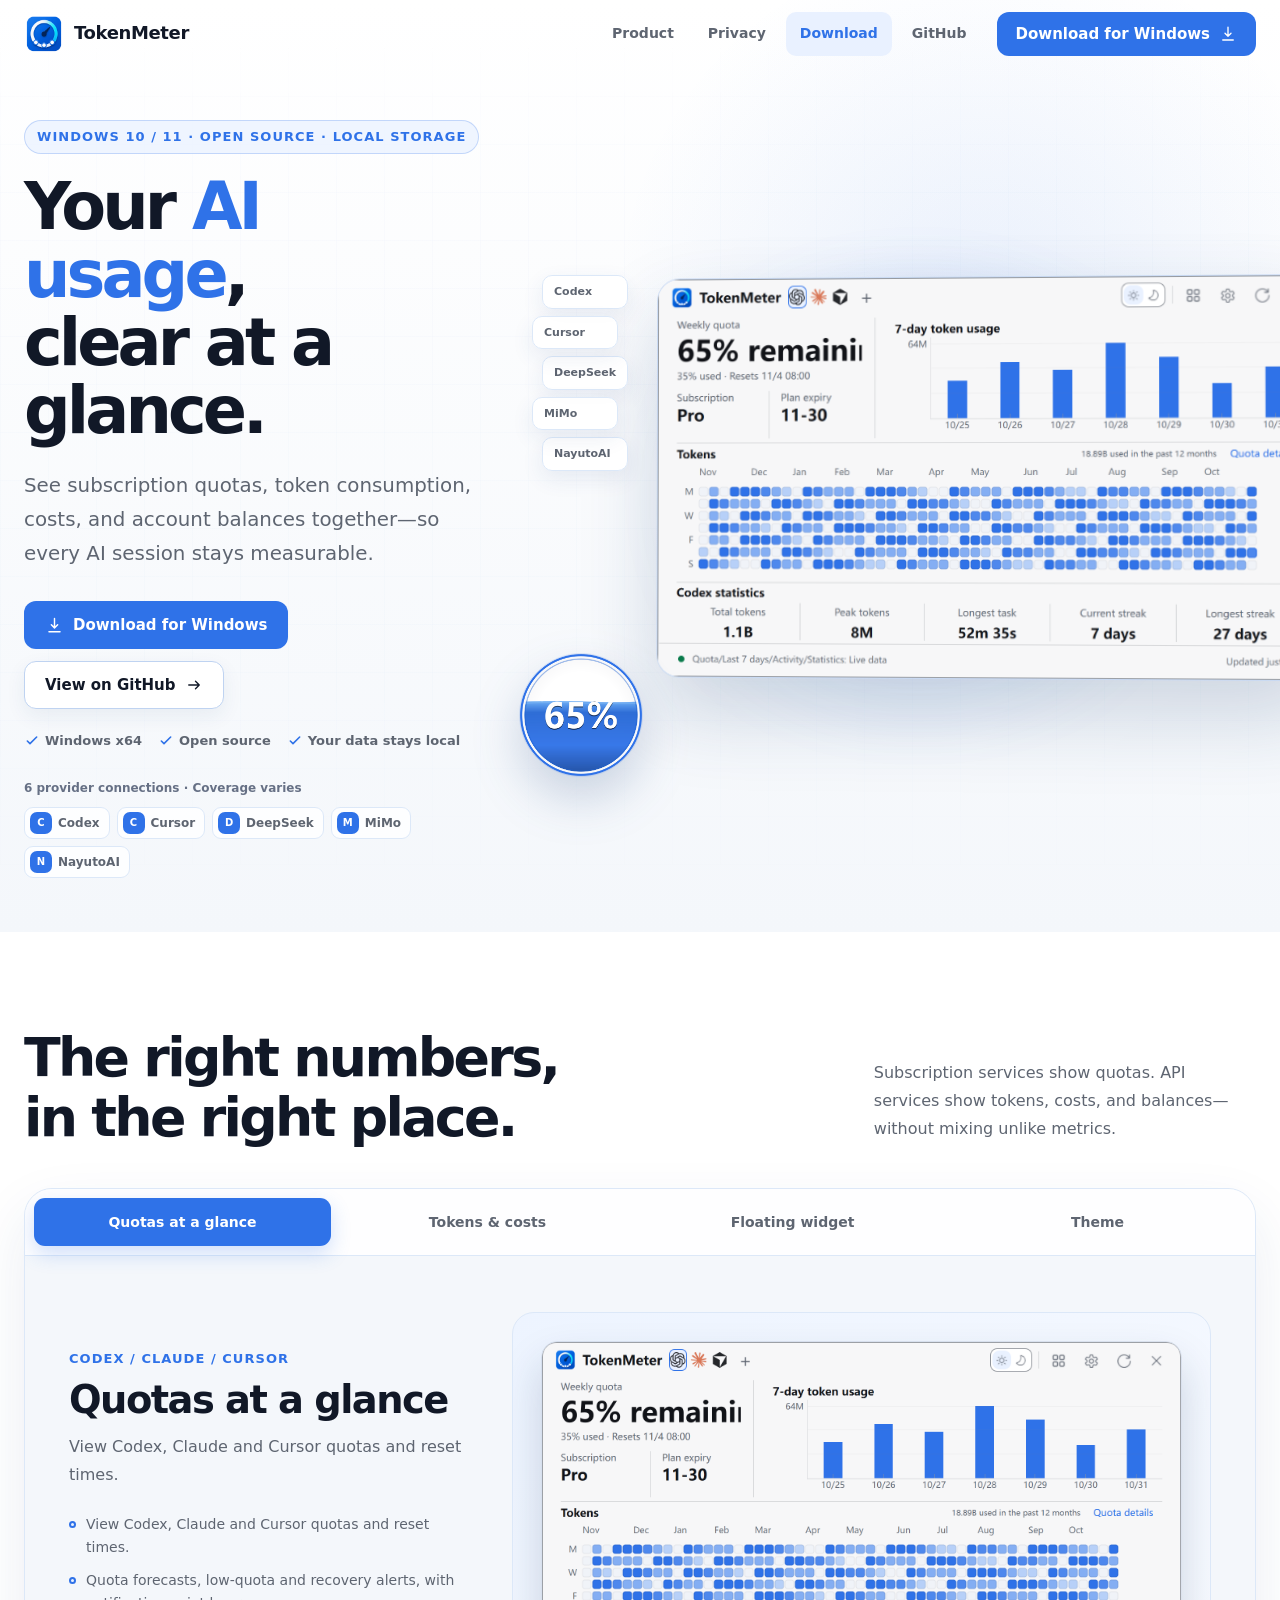
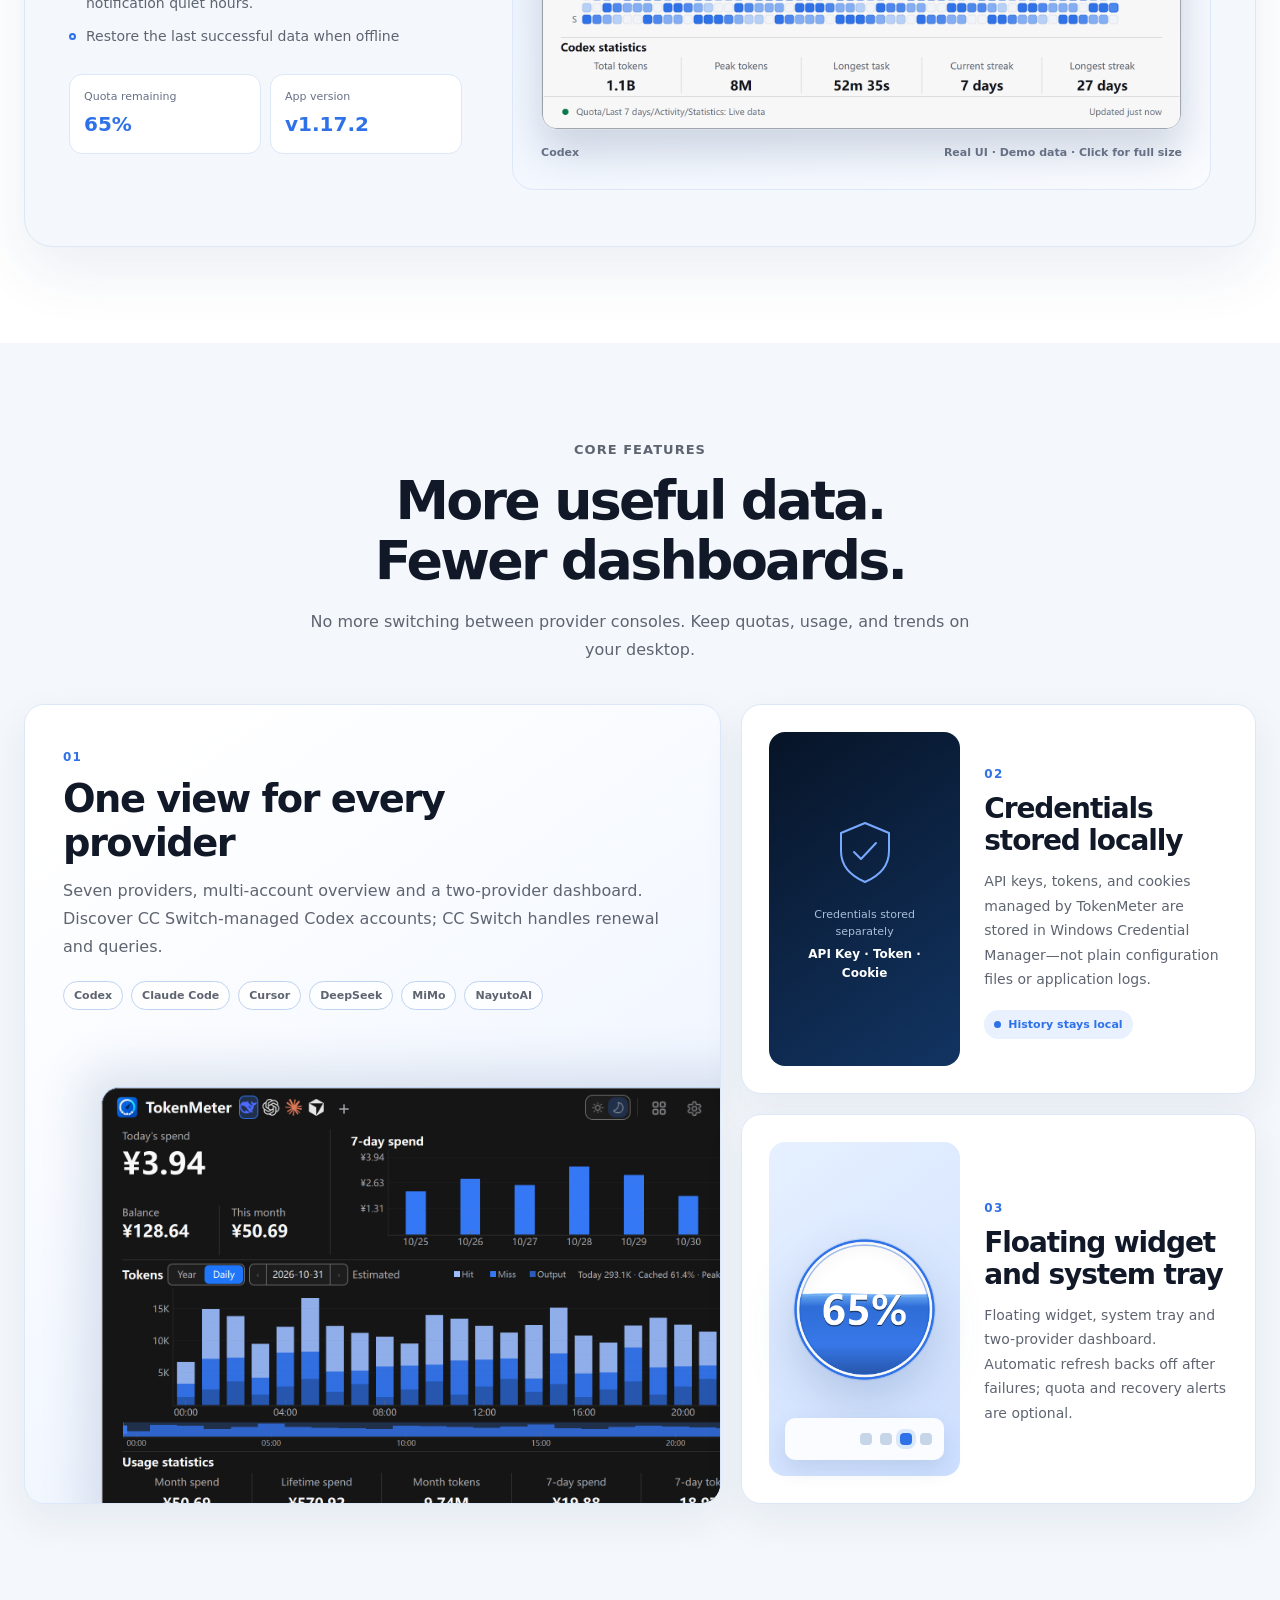
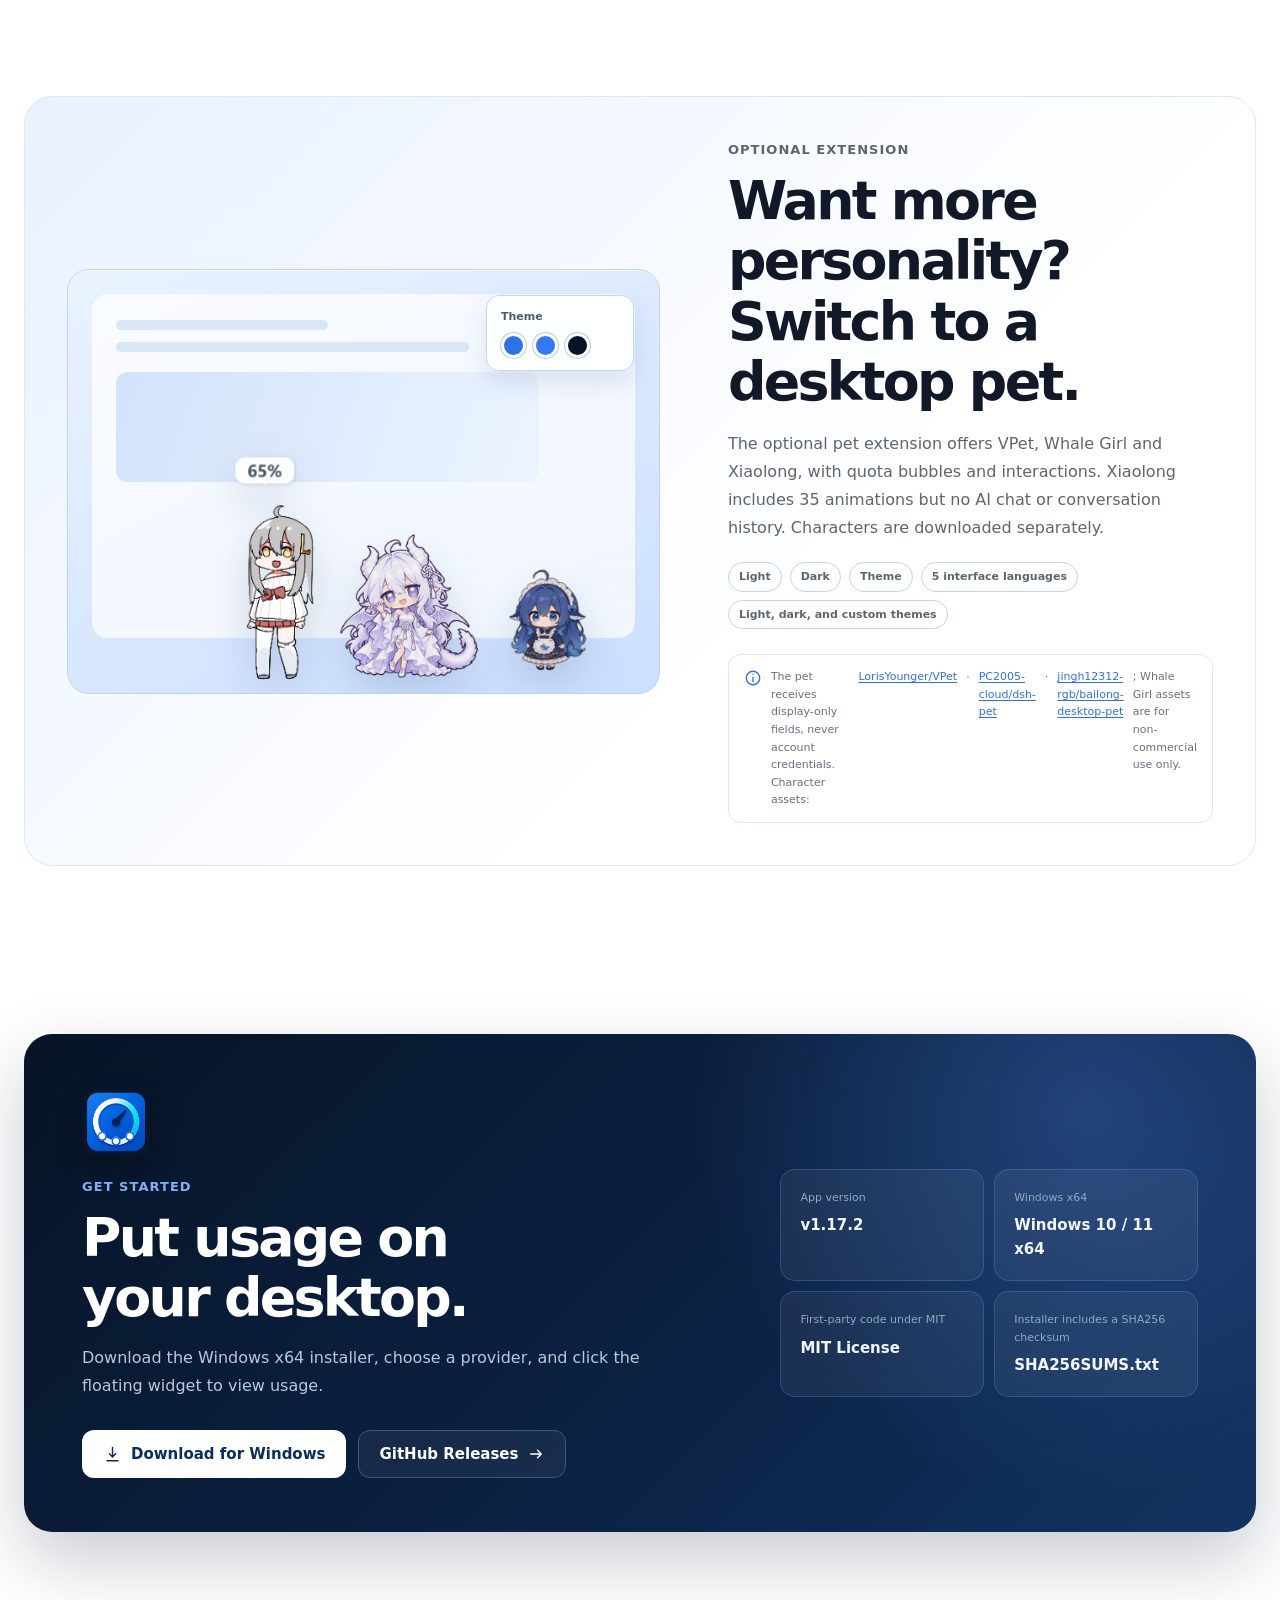
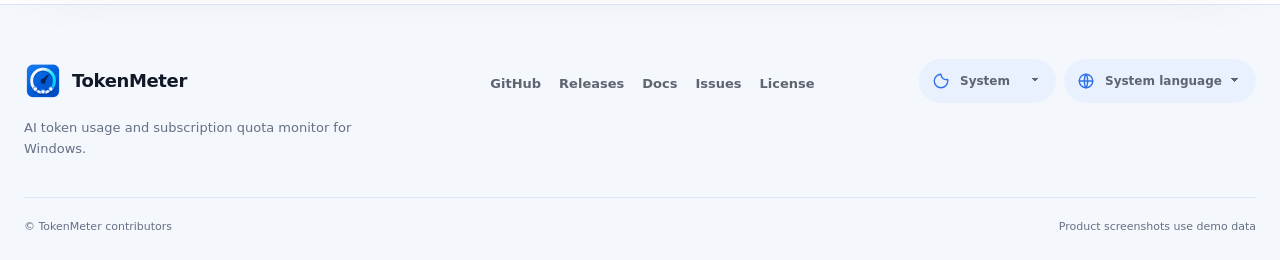
<file: site/index.html>
<!doctype html>
<html lang="zh-CN">
  <head>
    <meta charset="utf-8">
    <meta name="viewport" content="width=device-width, initial-scale=1">
    <meta name="theme-color" content="#f7f9fc">
    <meta name="color-scheme" content="light dark">
    <meta name="robots" content="index,follow,max-image-preview:large">
    <title>TokenMeter — AI Usage Monitor for Windows</title>
    <meta name="description" content="TokenMeter 为 Windows 提供 6 个 AI 平台入口、多账户额度总览、Codex / Claude 本机统计、Excel 导出与额度提醒。各平台数据范围不同。">
    <link rel="canonical" href="https://zensoku142.github.io/TokenMeter/">
    <link rel="icon" type="image/png" href="./assets/app-icon.png">
    <link rel="apple-touch-icon" href="./assets/app-icon.png">
    <script>
      (() => {
        document.documentElement.classList.add("js");
        try {
          const preference = localStorage.getItem("tokenmeter-site-theme") || "auto";
          const dark = preference === "dark" || (preference === "auto" && matchMedia("(prefers-color-scheme: dark)").matches);
          document.documentElement.dataset.theme = dark ? "dark" : "light";
        } catch { document.documentElement.dataset.theme = "light"; }
      })();
    </script>
    <meta property="og:type" content="website">
    <meta property="og:locale" content="zh_CN">
    <meta property="og:site_name" content="TokenMeter">
    <meta property="og:title" content="TokenMeter — AI Usage Monitor for Windows">
    <meta property="og:description" content="TokenMeter 为 Windows 提供 6 个 AI 平台入口、多账户额度总览、Codex / Claude 本机统计、Excel 导出与额度提醒。各平台数据范围不同。">
    <meta property="og:url" content="https://zensoku142.github.io/TokenMeter/">
    <meta property="og:image" content="https://zensoku142.github.io/TokenMeter/assets/social-preview.webp">
    <meta property="og:image:width" content="1920"><meta property="og:image:height" content="1624">
    <meta property="og:image:alt" content="TokenMeter 的额度面板、用量分析、悬浮球与可选桌宠">
    <meta name="twitter:card" content="summary_large_image">
    <meta name="twitter:title" content="TokenMeter — AI Usage Monitor for Windows">
    <meta name="twitter:description" content="TokenMeter 为 Windows 提供 6 个 AI 平台入口、多账户额度总览、Codex / Claude 本机统计、Excel 导出与额度提醒。各平台数据范围不同。">
    <meta name="twitter:image" content="https://zensoku142.github.io/TokenMeter/assets/social-preview.webp">
    <link rel="stylesheet" href="./styles.css">
    <script src="./script.js" defer></script>
    <script type="application/ld+json">{"@context":"https://schema.org","@type":"SoftwareApplication","@id":"https://zensoku142.github.io/TokenMeter/#software","name":"TokenMeter","url":"https://zensoku142.github.io/TokenMeter/","description":"适用于 Windows 10/11 的 AI Token 用量、费用、余额与订阅额度监控工具。","applicationCategory":"UtilitiesApplication","operatingSystem":["Windows 10","Windows 11"],"softwareVersion":"1.17.2","downloadUrl":"https://github.com/zensoku142/TokenMeter/releases/latest","sameAs":"https://github.com/zensoku142/TokenMeter","license":"https://github.com/zensoku142/TokenMeter/blob/master/LICENSE","isAccessibleForFree":true,"image":"https://zensoku142.github.io/TokenMeter/assets/social-preview.webp","screenshot":["https://zensoku142.github.io/TokenMeter/assets/panel-light.png","https://zensoku142.github.io/TokenMeter/assets/panel-deepseek.png"],"inLanguage":["zh-CN","zh-TW","en","ja","ko"]}</script>
  </head>
  <body>
    <a class="skip-link" href="#main-content" data-i18n="skip_link">跳到主要内容</a>
    <header class="site-header" data-header>
      <div class="container header-inner">
        <a class="brand" href="./" aria-label="TokenMeter 首页" data-i18n-aria="home_aria"><img src="./assets/app-icon.png" alt="" width="40" height="40"><span>TokenMeter</span></a>
        <button class="menu-button" type="button" aria-expanded="false" aria-controls="site-navigation" data-menu-button><span data-i18n="menu">菜单</span><svg viewBox="0 0 24 24" width="20" height="20" aria-hidden="true"><path d="M5 8h14M5 16h14"/></svg></button>
        <nav class="site-nav" id="site-navigation" aria-label="主要导航" data-site-nav data-i18n-aria="nav_aria">
          <a href="#product" data-nav-link data-i18n="nav_product">产品功能</a><a href="#privacy" data-nav-link data-i18n="nav_privacy">隐私与安全</a><a href="#download" data-nav-link data-i18n="action_download_short">下载</a><a href="https://github.com/zensoku142/TokenMeter">GitHub</a>
          <a class="nav-download" href="https://github.com/zensoku142/TokenMeter/releases/latest"><span data-i18n="action_download">下载 Windows 版</span><svg viewBox="0 0 24 24" width="18" height="18" aria-hidden="true"><path d="M12 3v12m0 0 4-4m-4 4-4-4M5 20h14"/></svg></a>
        </nav>
      </div>
    </header>

    <main id="main-content">
      <section class="hero" aria-labelledby="hero-title" data-section="hero">
        <div class="container hero-grid">
          <div class="hero-copy">
            <p class="eyebrow hero-enter" style="--enter-order:0" data-i18n="hero_eyebrow">Windows 10 / 11 · 开源 · 本地存储</p>
            <h1 class="hero-enter" style="--enter-order:1" id="hero-title" data-i18n-html="hero_title">一眼掌握你的<br><span class="hero-highlight">AI 用量</span></h1>
            <p class="hero-lead hero-enter" style="--enter-order:2" data-i18n="hero_lead">统一查看订阅额度、Token 消耗、费用与账户余额，让每一次 AI 使用都清晰可见。</p>
            <div class="hero-actions hero-enter" style="--enter-order:3">
              <a class="button button-primary" href="https://github.com/zensoku142/TokenMeter/releases/latest"><svg viewBox="0 0 24 24" width="19" height="19" aria-hidden="true"><path d="M12 3v12m0 0 4-4m-4 4-4-4M5 20h14"/></svg><span data-i18n="action_download">下载 Windows 版</span></a>
              <a class="button button-secondary" href="https://github.com/zensoku142/TokenMeter"><span data-i18n="action_github">查看 GitHub</span><svg viewBox="0 0 24 24" width="18" height="18" aria-hidden="true"><path d="M5 12h14m-5-5 5 5-5 5"/></svg></a>
            </div>
            <ul class="hero-facts hero-enter" style="--enter-order:4" aria-label="产品信息" data-i18n-aria="product_info_aria">
              <li><svg viewBox="0 0 24 24" aria-hidden="true"><path d="m5 12 4 4L19 6"/></svg><span data-i18n="fact_windows">Windows 10 / 11</span></li>
              <li><svg viewBox="0 0 24 24" aria-hidden="true"><path d="m5 12 4 4L19 6"/></svg><span data-i18n="open_label">自有代码 MIT</span></li>
              <li><svg viewBox="0 0 24 24" aria-hidden="true"><path d="m5 12 4 4L19 6"/></svg><span data-i18n="benefit_5_title">数据留在本机</span></li>
            </ul>
            <div class="provider-row hero-enter" style="--enter-order:5"><span class="provider-label" data-i18n="providers_intro">6 个平台入口 · 按各平台能力展示</span><ul class="hero-providers" aria-label="支持的平台" data-i18n-aria="providers_aria"><li><span class="provider-mark" aria-hidden="true">C</span>Codex</li><li><span class="provider-mark" aria-hidden="true">C</span>Cursor</li><li><span class="provider-mark" aria-hidden="true">D</span>DeepSeek</li><li><span class="provider-mark" aria-hidden="true">M</span>MiMo</li><li><span class="provider-mark" aria-hidden="true">N</span>NayutoAI</li></ul></div>
          </div>
          <div class="hero-visual hero-enter" style="--enter-order:5" aria-label="TokenMeter 产品界面组合展示">
            <div class="visual-glow" aria-hidden="true"></div>
            <figure class="hero-panel"><img src="./assets/panel-light.png" alt="TokenMeter 的 Codex 额度、近七天 Token 和年度活动面板" data-i18n-alt="quota_image_alt" data-i18n-src="panel_light_src" width="1640" height="992" fetchpriority="high"></figure>
            <img class="hero-ball" src="./assets/ball-light.png" alt="显示剩余 65% 额度的 TokenMeter 悬浮球" data-i18n-alt="ball_quota_alt" width="248" height="248">
            <div class="hero-provider-stack" aria-hidden="true"><span>Codex</span><span>Cursor</span><span>DeepSeek</span><span>MiMo</span><span>NayutoAI</span></div>
          </div>
        </div>
      </section>

      <section class="section product-section" id="product" aria-labelledby="product-title" data-reveal data-section="product">
        <div class="container">
          <div class="section-heading product-heading"><div><h2 id="product-title" data-i18n="screenshots_title">从额度到费用，都在同一个面板。</h2></div><p data-i18n="screenshots_intro">订阅平台显示已用、剩余与重置时间；API 平台显示 Token 构成、费用、余额与趋势。</p></div>
          <div class="product-showcase" data-product-showcase>
            <div class="product-tabs" role="tablist" aria-label="产品演示切换" data-i18n-aria="demo_tabs_aria">
              <button type="button" role="tab" id="tab-quota" aria-selected="true" aria-controls="panel-quota" tabindex="0" data-demo-tab="quota" data-i18n="benefit_1_title">订阅额度</button>
              <button type="button" role="tab" id="tab-analytics" aria-selected="false" aria-controls="panel-analytics" tabindex="-1" data-demo-tab="analytics" data-i18n="demo_tab_analytics">Token 与费用</button>
              <button type="button" role="tab" id="tab-floating" aria-selected="false" aria-controls="panel-floating" tabindex="-1" data-demo-tab="floating" data-i18n="demo_tab_floating">悬浮球</button>
              <button type="button" role="tab" id="tab-theme" aria-selected="false" aria-controls="panel-theme" tabindex="-1" data-demo-tab="theme" data-i18n="theme_label">主题外观</button>
            </div>
            <div class="product-panels">
              <article class="product-panel is-active" role="tabpanel" id="panel-quota" aria-labelledby="tab-quota" data-demo-panel="quota">
                <div class="product-panel-copy"><p class="section-label">Codex / Claude / Cursor</p><h3 data-i18n="benefit_1_title">订阅额度一眼可见</h3><p data-i18n="benefit_1_desc">查看 Codex、Claude、Cursor 的额度及重置时间。</p><ul class="feature-points"><li><span></span><span data-i18n="benefit_1_desc">查看 Codex、Claude、Cursor 的额度及重置时间。</span></li><li><span></span><span data-i18n="benefit_4_desc">额度消耗预测、低额度与恢复提醒，支持通知静默时段。</span></li><li><span></span><span data-i18n="analytics_point_3">离线时恢复最后成功数据</span></li></ul><div class="inline-metrics" aria-label="演示数据" data-i18n-aria="demo_metrics_aria"><span><small data-i18n="demo_quota_label">剩余额度</small><strong><span data-counter="65">0</span>%</strong></span><span><small data-i18n="fact_version">主程序版本</small><strong>v1.17.2</strong></span></div></div>
                <figure class="product-panel-visual surface-light"><a href="./assets/panel-light.png" aria-label="查看 Codex 额度面板原图" data-i18n-aria="quota_image_link_aria"><img src="./assets/panel-light.png" alt="TokenMeter 浅色主题下的 Codex 额度、近七天 Token 和年度活动面板" data-i18n-alt="quota_image_alt" data-i18n-src="panel_light_src" width="1640" height="992" loading="lazy" decoding="async"></a><div class="visual-caption"><span>Codex</span><span data-i18n="screenshot_caption">真实界面 · 演示数据</span></div></figure>
              </article>
              <article class="product-panel" role="tabpanel" id="panel-analytics" aria-labelledby="tab-analytics" data-demo-panel="analytics" hidden>
                <div class="product-panel-copy"><p class="section-label">API · Codex / Claude</p><h3 data-i18n="analytics_title">看见每个时段的消耗。</h3><p data-i18n="analytics_desc">查看 API 费用与余额，分析 Codex / Claude 本机日志，按日期、项目和模型筛选并导出 Excel。本机统计不代表订阅额度或实际账单。</p><ul class="feature-points"><li><span></span><span data-i18n="analytics_point_1">交互图表、每日模型对比与项目筛选</span></li><li><span></span><span data-i18n="analytics_point_2">后台导出 Excel 汇总、明细与口径说明</span></li><li><span></span><span data-i18n="analytics_point_3">断网时恢复最后成功数据</span></li></ul><div class="inline-metrics" aria-label="演示数据" data-i18n-aria="demo_metrics_aria"><span><small data-i18n="demo_cost_label">今日费用</small><strong>¥<span data-counter="18.42" data-decimals="2">0</span></strong></span><span><small data-i18n="demo_balance_label">账户余额</small><strong>¥<span data-counter="286.70" data-decimals="2">0</span></strong></span></div></div>
                <figure class="product-panel-visual surface-dark"><a href="./assets/panel-token-speed.png" aria-label="查看 Token 速度 K 线图原图" data-i18n-aria="speed_image_alt"><img src="./assets/panel-token-speed.png" alt="Token 速度 K 线图，简体中文界面，演示数据" data-i18n-alt="speed_image_alt" width="1640" height="1100" loading="lazy" decoding="async"></a><div class="visual-caption"><span>Token Speed · K-line</span><span data-i18n="screenshot_caption">真实界面 · 演示数据</span></div></figure>
              </article>
              <article class="product-panel" role="tabpanel" id="panel-floating" aria-labelledby="tab-floating" data-demo-panel="floating" hidden>
                <div class="product-panel-copy"><p class="section-label" data-i18n="floating_label">Always on your desktop</p><h3 data-i18n="floating_title">信息常驻，工作不被打断。</h3><p data-i18n="floating_desc">轻底细环可常驻显示多平台与多账号，支持拖动排序和自定义环色；也可使用原有悬浮球。Codex 公开重置动态来自社区，不代表个人额度到账。</p><ul class="feature-points"><li><span></span><span data-i18n="floating_point_1">额度水位或余额显示</span></li><li><span></span><span data-i18n="floating_point_2">拖动、缩放、贴边隐藏与托盘常驻</span></li><li><span></span><span data-i18n="benefit_3_desc">无需打开完整面板</span></li></ul></div>
                <figure class="product-panel-visual floating-visual"><div class="desktop-backdrop" aria-hidden="true"><span></span><span></span><span></span><div class="desktop-window"><i></i><i></i><i></i><i></i></div></div><img class="floating-ball ball-one" src="./assets/ball-light.png" alt="显示剩余 65% 额度的浅色 TokenMeter 悬浮球" data-i18n-alt="ball_quota_alt" width="248" height="248" loading="lazy" decoding="async"><img class="floating-ring" src="./assets/light-ring.png" alt="显示三个平台演示额度的轻底细环" data-i18n-alt="light_ring_alt" width="116" height="492" loading="lazy" decoding="async"><div class="floating-status"><span></span><strong>TokenMeter</strong><small data-i18n="floating_point_2">已在系统托盘运行</small></div></figure>
              </article>
              <article class="product-panel" role="tabpanel" id="panel-theme" aria-labelledby="tab-theme" data-demo-panel="theme" hidden>
                <div class="product-panel-copy"><p class="section-label" data-i18n="theme_demo_label">按你的方式</p><h3 data-i18n="benefit_6_title">浅色、深色，都保持清晰。</h3><p data-i18n="benefit_6_desc">支持浅色与深色主题、品牌蓝主题色、透明度和五种界面语言。</p><ul class="feature-points"><li><span></span><span data-i18n="theme_light">浅色主题</span> / <span data-i18n="theme_dark">深色主题</span></li><li><span></span><span data-i18n="lightweight_languages">5 种界面语言</span></li><li><span></span><span data-i18n="floating_point_3">主题色、透明度与外观设置</span></li></ul></div>
                <figure class="product-panel-visual theme-visual"><img class="theme-panel-light" src="./assets/panel-light.png" alt="TokenMeter 浅色主题面板" data-i18n-alt="quota_image_alt" data-i18n-src="panel_light_src" width="1640" height="992" loading="lazy" decoding="async"><img class="theme-panel-dark" src="./assets/panel-dark.png" alt="TokenMeter 深色主题面板" data-i18n-alt="theme_dark_image_alt" data-i18n-src="panel_dark_src" width="1640" height="992" loading="lazy" decoding="async"><div class="theme-toggle-demo" aria-hidden="true"><span></span><b></b></div></figure>
              </article>
            </div>
          </div>
        </div>
      </section>

      <section class="section advantages-section" id="advantages" aria-labelledby="advantages-title" data-reveal data-section="advantages">
        <div class="container">
          <div class="section-heading centered-heading"><p class="section-label" data-i18n="features_label">为什么使用 TokenMeter</p><h2 id="advantages-title" data-i18n="features_title">少开几个后台，多留一点专注。</h2><p data-i18n="features_intro">不用在多个 AI 平台之间反复切换。需要的数据以一致的方式留在桌面上。</p></div>
          <div class="advantage-grid">
            <article class="advantage-card advantage-primary" data-reveal><div class="advantage-copy"><span class="number-label">01</span><h3 data-i18n="advantage_multi_title">多平台统一监控</h3><p data-i18n="advantage_multi_desc">6 个平台入口，多平台总览与独立账户档案；已配置平台可组成置顶双平台看板。</p><ul class="compact-tags"><li>Codex</li><li>Claude Code</li><li>Cursor</li><li>DeepSeek</li><li>MiMo</li><li>NayutoAI</li></ul></div><figure class="advantage-image"><img src="./assets/panel-deepseek.png" alt="TokenMeter 多平台用量面板" data-i18n-alt="analytics_image_alt" data-i18n-src="panel_deepseek_src" width="1640" height="1100" loading="lazy" decoding="async"></figure></article>
            <article class="advantage-card security-card" id="privacy" data-reveal><div class="security-visual" aria-hidden="true"><svg viewBox="0 0 72 72"><path d="M36 7 60 17v18c0 15-10 25-24 31C22 60 12 50 12 35V17L36 7Z"/><path d="m25 36 7 7 15-16"/></svg><div><span data-i18n="privacy_2_title">Windows 凭据管理器</span><strong>API Key · Token · Cookie</strong></div></div><div class="advantage-copy"><span class="number-label">02</span><h3 data-i18n="advantage_security_title">凭据本地安全保存</h3><p data-i18n="advantage_security_desc">由 TokenMeter 管理的凭据存入 Windows 凭据管理器，不直接写入普通配置文件或应用日志。</p><span class="status-pill"><i></i><span data-i18n="privacy_1_title">历史数据本地保存</span></span></div></article>
            <article class="advantage-card tray-card" data-reveal><div class="tray-visual"><img src="./assets/ball-light.png" alt="TokenMeter 悬浮球" width="248" height="248" loading="lazy" decoding="async"><div aria-hidden="true"><span></span><span></span><span class="tray-active"></span><span></span></div></div><div class="advantage-copy"><span class="number-label">03</span><h3 data-i18n="advantage_tray_title">悬浮球与系统托盘</h3><p data-i18n="advantage_tray_desc">悬浮球、系统托盘与双平台看板；自动刷新支持失败退避，低额度与恢复提醒可按需开启。</p></div></article>
          </div>
        </div>
      </section>

      <section class="section personalization-section" id="personalization" aria-labelledby="personalization-title" data-reveal data-section="personalization">
        <div class="container personalization-shell"><div class="pet-stage" aria-label="TokenMeter VPet 与鲸鱼娘桌宠展示" data-i18n-aria="pet_stage_aria"><div class="pet-screen" aria-hidden="true"><span></span><span></span><span></span></div><img class="pet-main" src="./assets/pet-floating-transparent.png" alt="显示额度气泡的 TokenMeter VPet 桌宠" data-i18n-alt="pet_floating_alt" width="244" height="286" loading="lazy" decoding="async"><img class="pet-whale" src="./assets/pet-whale-transparent.png" alt="TokenMeter 鲸鱼娘桌宠角色" data-i18n-alt="pet_whale_alt" width="250" height="250" loading="lazy" decoding="async"><img class="pet-bailong" src="./assets/pet-bailong.png" alt="小龙娘桌宠角色" data-i18n-alt="pet_bailong_alt" width="220" height="220" loading="lazy" decoding="async"><div class="pet-theme-card"><span data-i18n="theme_label">主题</span><div><i></i><i></i><i></i></div></div></div><div class="personalization-copy"><p class="section-label" data-i18n="pet_label">可选扩展与个性化</p><h2 id="personalization-title" data-i18n="pet_title">想要一点个性？换成桌宠。</h2><p data-i18n="pet_desc">桌宠扩展可选择 VPet、鲸鱼娘或小龙娘，支持额度气泡、轻触、拖动和自主活动。小龙娘包含 35 段动画，不含 AI 对话或历史会话；角色需单独下载安装。</p><ul class="personalization-tags"><li data-i18n="theme_light">浅色主题</li><li data-i18n="theme_dark">深色主题</li><li data-i18n="theme_label">品牌蓝主题色</li><li data-i18n="lightweight_languages">5 种界面语言</li><li data-i18n="floating_point_3">透明度与外观</li></ul><p class="license-note"><svg viewBox="0 0 24 24" width="18" height="18" aria-hidden="true"><circle cx="12" cy="12" r="9"/><path d="M12 11v6m0-10v.01"/></svg><span data-i18n="pet_note_before">桌宠只接收展示字段，不接收账户凭据。角色素材来源：</span> <a href="https://github.com/LorisYounger/VPet">LorisYounger/VPet</a> · <a href="https://github.com/PC2005-cloud/dsh-pet">PC2005-cloud/dsh-pet</a> · <a href="https://github.com/jingh12312-rgb/bailong-desktop-pet">jingh12312-rgb/bailong-desktop-pet</a><span data-i18n="pet_note_after">；鲸鱼娘素材仅限非商业用途。</span></p></div></div>
      </section>

      <section class="section download-section" id="download" aria-labelledby="download-title" data-reveal data-section="download">
        <div class="container download-shell"><div class="download-copy"><img src="./assets/app-icon.png" alt="" width="68" height="68"><p class="section-label" data-i18n="install_label">开始使用</p><h2 id="download-title" data-i18n="download_title_compact">把 AI 用量放到桌面。</h2><p data-i18n="download_desc">下载 Windows x64 安装包，选择平台，然后点击悬浮球查看额度、Token、费用与余额。</p><div class="hero-actions"><a class="button button-primary button-light" href="https://github.com/zensoku142/TokenMeter/releases/latest"><svg viewBox="0 0 24 24" width="19" height="19" aria-hidden="true"><path d="M12 3v12m0 0 4-4m-4 4-4-4M5 20h14"/></svg><span data-i18n="action_download">下载 Windows 版</span></a><a class="button button-ghost" href="https://github.com/zensoku142/TokenMeter/releases"><span>GitHub Releases</span><svg viewBox="0 0 24 24" width="18" height="18" aria-hidden="true"><path d="M5 12h14m-5-5 5 5-5 5"/></svg></a></div></div><div class="download-meta" aria-label="下载信息"><div><span data-i18n="fact_version">主程序版本</span><strong>v1.17.2</strong></div><div><span data-i18n="fact_windows">系统要求</span><strong>Windows 10 / 11 x64</strong></div><div><span data-i18n="lightweight_license">开源许可</span><strong>MIT License</strong></div><div><span data-i18n="fact_sha">安装包校验</span><strong>SHA256SUMS.txt</strong></div></div></div>
      </section>
    </main>

    <footer class="site-footer">
        <div class="container footer-main"><div class="footer-brand"><a class="brand" href="./"><img src="./assets/app-icon.png" alt="" width="38" height="38"><span>TokenMeter</span></a><p data-i18n="footer_desc">Windows AI Token 用量与订阅额度监控工具。</p></div><nav aria-label="页脚导航" data-i18n-aria="footer_nav_aria"><a href="https://github.com/zensoku142/TokenMeter">GitHub</a><a href="https://github.com/zensoku142/TokenMeter/releases">Releases</a><a href="https://github.com/zensoku142/TokenMeter#readme" data-i18n="nav_docs">文档</a><a href="https://github.com/zensoku142/TokenMeter/issues">Issues</a><a href="https://github.com/zensoku142/TokenMeter/blob/master/LICENSE">License</a></nav><div class="footer-preferences"><label class="footer-select"><svg viewBox="0 0 24 24" width="18" height="18" aria-hidden="true"><path d="M12 3a9 9 0 1 0 9 9c0-.7-.08-1.38-.23-2.03A7 7 0 0 1 12 3Z"/></svg><span class="visually-hidden" data-i18n="theme_label">主题</span><select data-theme-select aria-label="选择主题" data-i18n-aria="theme_aria"><option value="auto" data-i18n="theme_auto">跟随系统</option><option value="light" data-i18n="theme_light">浅色</option><option value="dark" data-i18n="theme_dark">深色</option></select></label><label class="footer-select"><svg viewBox="0 0 24 24" width="18" height="18" aria-hidden="true"><circle cx="12" cy="12" r="9"/><path d="M3 12h18M12 3c3 3.4 3 14.6 0 18M12 3c-3 3.4-3 14.6 0 18"/></svg><span class="visually-hidden" data-i18n="language_label">语言</span><select data-language-select aria-label="选择语言" data-i18n-aria="language_aria"><option value="auto" data-i18n="language_auto">跟随系统</option><option value="zh-CN">简体中文</option><option value="zh-TW">繁體中文</option><option value="en">English</option><option value="ja">日本語</option><option value="ko">한국어</option></select></label></div></div>
      <div class="container footer-bottom"><span data-i18n="footer_copyright">© TokenMeter contributors</span><span data-i18n="footer_demo">产品截图使用演示数据</span></div>
    </footer>
  </body>
</html>
</file>
<file: site/styles.css>
:root {
  --color-primary: #2f72e8;
  --color-primary-hover: #1e61d2;
  --color-primary-light: #84aef3;
  --color-primary-soft: #e9f1ff;
  --color-bg: #ffffff;
  --color-bg-secondary: #f4f7fb;
  --color-bg-dark: #071427;
  --color-surface: #ffffff;
  --color-surface-raised: #ffffff;
  --color-text: #111827;
  --color-text-secondary: #5e6571;
  --color-text-muted: #667085;
  --color-border: #dce8f8;
  --color-border-strong: #bfd3f1;
  --color-on-primary: #ffffff;
  --shadow-soft: 0 20px 50px rgba(33, 70, 120, 0.12);
  --shadow-hover: 0 24px 60px rgba(30, 97, 210, 0.17);
  --radius-button: 12px;
  --radius-card: 20px;
  --radius-large: 28px;
  --content-width: 1240px;
  --header-height: 68px;
  --duration-fast: 250ms;
  --duration-normal: 450ms;
  --duration-slow: 700ms;
  --ease-out: cubic-bezier(0.22, 1, 0.36, 1);
  color-scheme: light;
}

:root[data-theme="dark"] {
  --color-primary: #5a93fa;
  --color-primary-hover: #73a6ff;
  --color-primary-light: #3478f6;
  --color-primary-soft: #182e50;
  --color-bg: #0b1320;
  --color-bg-secondary: #101b2c;
  --color-bg-dark: #050b13;
  --color-surface: #121d2d;
  --color-surface-raised: #17243a;
  --color-text: #f2f6fc;
  --color-text-secondary: #b4c0d0;
  --color-text-muted: #a4b2c5;
  --color-border: #293b56;
  --color-border-strong: #3f5e87;
  --shadow-soft: 0 22px 54px rgba(0, 0, 0, 0.3);
  --shadow-hover: 0 28px 64px rgba(0, 0, 0, 0.4);
  color-scheme: dark;
}

* { box-sizing: border-box; }
html { scroll-behavior: smooth; scroll-padding-top: calc(var(--header-height) + 24px); }
body { margin: 0; overflow-x: clip; color: var(--color-text); background: var(--color-bg); font-family: Inter, "Segoe UI Variable", "Segoe UI", "Microsoft YaHei", system-ui, sans-serif; font-size: 16px; line-height: 1.6; text-rendering: optimizeLegibility; -webkit-font-smoothing: antialiased; }
img, svg { display: block; max-width: 100%; }
img { height: auto; }
button, select, input { font: inherit; }
button, a, select { touch-action: manipulation; }
a { color: inherit; text-decoration: none; }
ul { margin: 0; padding: 0; list-style: none; }
figure, h1, h2, h3, p { margin: 0; }
svg { fill: none; stroke: currentColor; stroke-width: 1.8; stroke-linecap: round; stroke-linejoin: round; }
::selection { color: #fff; background: var(--color-primary); }
:focus-visible { outline: 3px solid color-mix(in srgb, var(--color-primary) 70%, white); outline-offset: 3px; }
.container { width: min(calc(100% - 48px), var(--content-width)); margin-inline: auto; }
.visually-hidden { position: absolute !important; width: 1px !important; height: 1px !important; padding: 0 !important; margin: -1px !important; overflow: hidden !important; clip: rect(0 0 0 0) !important; white-space: nowrap !important; border: 0 !important; }
.skip-link { position: fixed; z-index: 1000; top: 12px; left: 12px; padding: 10px 16px; border-radius: 10px; color: #fff; background: var(--color-primary-hover); transform: translateY(-150%); transition: transform var(--duration-fast) var(--ease-out); }
.skip-link:focus { transform: translateY(0); }

.site-header { position: fixed; z-index: 100; inset: 0 0 auto; height: var(--header-height); border-bottom: 1px solid transparent; transition: background var(--duration-fast), border-color var(--duration-fast), box-shadow var(--duration-fast), backdrop-filter var(--duration-fast); }
.site-header.is-scrolled { border-color: color-mix(in srgb, var(--color-border) 78%, transparent); background: color-mix(in srgb, var(--color-bg) 84%, transparent); box-shadow: 0 8px 28px rgba(33, 70, 120, 0.08); backdrop-filter: blur(18px) saturate(150%); }
.header-inner { display: flex; height: 100%; align-items: center; justify-content: space-between; gap: 28px; }
.brand { display: inline-flex; min-height: 44px; align-items: center; gap: 10px; font-size: 18px; font-weight: 750; letter-spacing: -0.02em; }
.brand img { flex: 0 0 auto; border-radius: 10px; }
.site-nav { display: flex; align-items: center; gap: 6px; }
.site-nav > a:not(.nav-download) { display: inline-flex; min-height: 44px; padding-inline: 14px; align-items: center; border-radius: 10px; color: var(--color-text-secondary); font-size: 14px; font-weight: 620; transition: color var(--duration-fast), background var(--duration-fast); }
.site-nav > a:not(.nav-download):hover, .site-nav > a.is-active { color: var(--color-primary); background: var(--color-primary-soft); }
.nav-download, .button { display: inline-flex; min-height: 48px; align-items: center; justify-content: center; gap: 9px; border: 1px solid transparent; border-radius: var(--radius-button); font-size: 15px; font-weight: 720; transition: color var(--duration-fast), background var(--duration-fast), border-color var(--duration-fast), box-shadow var(--duration-fast), transform var(--duration-fast); }
.nav-download { min-height: 44px; margin-left: 10px; padding-inline: 18px; color: #fff; background: var(--color-primary); }
.nav-download:hover, .button-primary:hover { background: var(--color-primary-hover); box-shadow: 0 10px 24px rgba(47, 114, 232, 0.24); transform: translateY(-2px); }
.nav-download:hover svg, .button:hover svg { transform: translateX(2px); }
.nav-download svg, .button svg { transition: transform var(--duration-fast) var(--ease-out); }
.menu-button { display: none; min-width: 48px; min-height: 44px; padding: 0 12px; align-items: center; justify-content: center; gap: 7px; border: 1px solid var(--color-border); border-radius: 11px; color: var(--color-text); background: var(--color-surface); cursor: pointer; }

.hero { position: relative; min-height: 790px; padding: calc(var(--header-height) + 52px) 0 54px; overflow: hidden; background: radial-gradient(circle at 77% 33%, rgba(47, 114, 232, 0.09), transparent 32%), linear-gradient(180deg, var(--color-bg) 0%, var(--color-bg-secondary) 100%); }
.hero::before { position: absolute; inset: 0; pointer-events: none; content: ""; opacity: 0.48; background-image: linear-gradient(rgba(47, 114, 232, 0.035) 1px, transparent 1px), linear-gradient(90deg, rgba(47, 114, 232, 0.035) 1px, transparent 1px); background-size: 48px 48px; mask-image: linear-gradient(to bottom, transparent, black 20%, black 74%, transparent); }
.hero-grid { position: relative; z-index: 1; display: grid; min-height: 650px; grid-template-columns: minmax(390px, 0.87fr) minmax(600px, 1.33fr); align-items: center; gap: 48px; }
.hero-copy { position: relative; z-index: 3; min-width: 0; }
.eyebrow, .section-label { color: var(--color-primary); font-size: 13px; font-weight: 760; letter-spacing: 0.08em; text-transform: uppercase; }
.eyebrow { display: inline-flex; min-height: 34px; padding: 5px 12px; align-items: center; border: 1px solid color-mix(in srgb, var(--color-primary) 23%, transparent); border-radius: 999px; background: color-mix(in srgb, var(--color-primary-soft) 72%, transparent); }
h1 { max-width: 620px; margin-top: 19px; font-size: clamp(48px, 5.1vw, 76px); line-height: 1.04; letter-spacing: -0.06em; text-wrap: balance; }
.hero-highlight { color: var(--color-primary); }
.hero-lead { max-width: 620px; margin-top: 24px; color: var(--color-text-secondary); font-size: clamp(18px, 1.55vw, 21px); line-height: 1.72; }
.hero-actions { display: flex; margin-top: 30px; flex-wrap: wrap; gap: 12px; }
.button { min-width: 174px; padding: 11px 20px; }
.button-primary { color: #fff; background: var(--color-primary); }
.button-secondary { border-color: var(--color-border-strong); color: var(--color-text); background: var(--color-surface); box-shadow: 0 7px 20px rgba(33, 70, 120, 0.07); }
.button-secondary:hover { border-color: var(--color-primary-light); color: var(--color-primary); background: var(--color-primary-soft); transform: translateY(-2px); }
.hero-facts { display: flex; margin-top: 22px; flex-wrap: wrap; gap: 8px 16px; color: var(--color-text-secondary); font-size: 13px; font-weight: 600; }
.hero-facts li { display: flex; align-items: center; gap: 5px; }
.hero-facts svg { width: 16px; height: 16px; color: var(--color-primary); stroke-width: 2.4; }
.provider-row { margin-top: 27px; }
.provider-label { display: block; margin-bottom: 9px; color: var(--color-text-muted); font-size: 12px; font-weight: 650; }
.hero-providers { display: flex; flex-wrap: wrap; gap: 7px; }
.hero-providers li { display: inline-flex; min-height: 32px; padding: 4px 9px 4px 5px; align-items: center; gap: 6px; border: 1px solid var(--color-border); border-radius: 9px; color: var(--color-text-secondary); background: color-mix(in srgb, var(--color-surface) 82%, transparent); font-size: 12px; font-weight: 650; }
.provider-mark { display: grid; width: 22px; height: 22px; place-items: center; border-radius: 7px; color: #fff; background: var(--color-primary); font-size: 10px; font-weight: 800; }
.hero-visual { position: relative; min-width: 0; height: 590px; perspective: 1100px; }
.visual-glow { position: absolute; inset: 9% 2% 10% 8%; border-radius: 50%; background: radial-gradient(circle, rgba(47, 114, 232, 0.2), rgba(47, 114, 232, 0) 70%); filter: blur(20px); }
.hero-panel { position: absolute; z-index: 2; top: 72px; right: -64px; width: 93%; overflow: hidden; border: 1px solid rgba(191, 211, 241, 0.85); border-radius: 23px; background: #fff; box-shadow: 0 36px 80px rgba(25, 62, 113, 0.19); transform: rotateY(-2deg) rotateX(0.5deg); }
.hero-panel img { width: 100%; }
.hero-ball { position: absolute; z-index: 5; bottom: 16px; left: -22px; width: 126px; filter: drop-shadow(0 22px 24px rgba(32, 72, 128, 0.21)); animation: float-ball 4.5s ease-in-out 1; }
.hero-provider-stack { position: absolute; z-index: 4; left: 2px; top: 71px; display: flex; flex-direction: column; gap: 7px; }
.hero-provider-stack span { padding: 7px 11px; border: 1px solid var(--color-border); border-radius: 10px; color: var(--color-text-secondary); background: color-mix(in srgb, var(--color-surface) 92%, transparent); box-shadow: 0 8px 22px rgba(32, 72, 128, 0.09); font-size: 11px; font-weight: 680; }
.hero-provider-stack span:nth-child(even) { transform: translateX(-10px); }
.hero-enter { opacity: 0; animation: hero-enter var(--duration-slow) var(--ease-out) forwards; animation-delay: calc(80ms + var(--enter-order) * 100ms); }

.section { position: relative; padding: 96px 0; }
.section-heading { margin-bottom: 40px; }
.section-heading h2, .personalization-copy h2, .download-copy h2 { margin-top: 9px; font-size: clamp(36px, 4.2vw, 58px); line-height: 1.12; letter-spacing: -0.05em; text-wrap: balance; }
.section-heading > p, .product-heading > p, .personalization-copy > p, .download-copy > p { color: var(--color-text-secondary); line-height: 1.75; }
.product-heading { display: grid; grid-template-columns: minmax(0, 1.35fr) minmax(300px, 0.65fr); align-items: end; gap: 56px; }
.product-heading h2 { margin-top: 0; }
.product-heading > p { padding-bottom: 5px; }
.product-section { background: var(--color-bg); }
.product-showcase { overflow: hidden; border: 1px solid var(--color-border); border-radius: var(--radius-large); background: var(--color-bg-secondary); box-shadow: 0 24px 60px rgba(33, 70, 120, 0.09); }
.product-tabs { display: grid; padding: 9px; grid-template-columns: repeat(4, 1fr); gap: 8px; border-bottom: 1px solid var(--color-border); background: color-mix(in srgb, var(--color-surface) 92%, transparent); }
.product-tabs button { min-height: 48px; padding: 8px 14px; border: 0; border-radius: 11px; color: var(--color-text-secondary); background: transparent; font-size: 14px; font-weight: 700; cursor: pointer; transition: color var(--duration-fast), background var(--duration-fast), box-shadow var(--duration-fast); }
.product-tabs button:hover { color: var(--color-primary); background: var(--color-primary-soft); }
.product-tabs button[aria-selected="true"] { color: #fff; background: var(--color-primary); box-shadow: 0 8px 20px rgba(47, 114, 232, 0.22); }
.product-panels { min-height: 590px; }
.product-panel { display: grid; min-height: 590px; padding: 44px; grid-template-columns: minmax(310px, 0.72fr) minmax(560px, 1.28fr); align-items: center; gap: 50px; }
.product-panel[hidden] { display: none; }
.product-panel.is-entering .product-panel-copy { animation: panel-copy-in 360ms var(--ease-out) both; }
.product-panel.is-entering .product-panel-visual { animation: panel-visual-in 380ms var(--ease-out) both; }
.product-panel.is-leaving { opacity: 0; transform: translateX(-8px); transition: opacity 120ms ease, transform 120ms ease; }
.product-panel-copy h3, .advantage-copy h3 { margin: 8px 0 12px; font-size: clamp(28px, 3vw, 42px); line-height: 1.14; letter-spacing: -0.04em; }
.product-panel-copy > p:not(.section-label) { color: var(--color-text-secondary); font-size: 16px; line-height: 1.75; }
.feature-points { display: grid; margin-top: 24px; gap: 11px; color: var(--color-text-secondary); font-size: 14px; }
.feature-points li { display: flex; align-items: flex-start; gap: 10px; }
.feature-points li > span:first-child { width: 7px; height: 7px; margin-top: 8px; flex: 0 0 auto; border: 2px solid var(--color-primary); border-radius: 50%; background: var(--color-primary-soft); }
.inline-metrics { display: grid; margin-top: 27px; grid-template-columns: repeat(2, minmax(0, 1fr)); gap: 9px; }
.inline-metrics > span { padding: 13px 14px; border: 1px solid var(--color-border); border-radius: 13px; background: var(--color-surface); }
.inline-metrics small { display: block; color: var(--color-text-muted); font-size: 11px; }
.inline-metrics strong { display: block; margin-top: 2px; color: var(--color-primary); font-size: 20px; font-variant-numeric: tabular-nums; }
.product-panel-visual { position: relative; min-width: 0; min-height: 435px; padding: 28px; overflow: hidden; border: 1px solid var(--color-border); border-radius: 22px; background: var(--color-surface); }
.product-panel-visual > a { display: block; overflow: hidden; border: 1px solid rgba(128, 148, 177, 0.22); border-radius: 16px; box-shadow: 0 22px 42px rgba(21, 50, 91, 0.18); }
.product-panel-visual > a img { width: 100%; transition: transform var(--duration-slow) var(--ease-out); }
.product-panel-visual:hover > a img { transform: scale(1.018); }
.surface-light { background: linear-gradient(145deg, #edf4ff, #f9fbff); }
.surface-dark { background: linear-gradient(145deg, #0b1728, #162842); }
.visual-caption { display: flex; margin-top: 14px; justify-content: space-between; color: var(--color-text-muted); font-size: 11px; font-weight: 650; }
.surface-dark .visual-caption { color: #aebdd0; }
.floating-visual { background: linear-gradient(145deg, #e8f1ff, #dceafd); }
.desktop-backdrop { position: absolute; inset: 25px; overflow: hidden; border: 1px solid rgba(47, 114, 232, 0.14); border-radius: 17px; background: linear-gradient(160deg, #fff, #eaf2ff); }
.desktop-backdrop > span { position: absolute; top: 20px; width: 9px; height: 9px; border-radius: 50%; background: #c8d9f1; }
.desktop-backdrop > span:nth-child(1) { left: 20px; }.desktop-backdrop > span:nth-child(2) { left: 36px; }.desktop-backdrop > span:nth-child(3) { left: 52px; }
.desktop-window { position: absolute; top: 64px; right: 42px; left: 42px; display: grid; grid-template-columns: 1fr 1fr; gap: 14px; }
.desktop-window i { height: 75px; border-radius: 12px; background: #dce9fb; }.desktop-window i:first-child { grid-column: span 2; height: 118px; background: linear-gradient(105deg, #b8d2f9, #e0ecfd); }
.floating-ball { position: absolute; z-index: 2; width: 155px; filter: drop-shadow(0 24px 25px rgba(30, 71, 126, 0.2)); animation: float-ball 4.5s ease-in-out 1; }
.ball-one { left: 11%; top: 25%; }.ball-two { right: 12%; top: 12%; animation-delay: -1.8s; }
.floating-status { position: absolute; z-index: 3; right: 12%; bottom: 12%; display: grid; padding: 12px 16px 12px 40px; border: 1px solid #c9dbf4; border-radius: 13px; background: rgba(255, 255, 255, 0.94); box-shadow: 0 12px 28px rgba(30, 71, 126, 0.14); }
.floating-status > span { position: absolute; top: 20px; left: 16px; width: 11px; height: 11px; border-radius: 50%; background: #2f72e8; box-shadow: 0 0 0 4px #dce9fb; }
.floating-status strong { color: #1c2b3d; font-size: 13px; }.floating-status small { color: #66758a; font-size: 10px; }
.theme-visual { background: linear-gradient(145deg, #eaf2ff, #cddfff); }
.theme-visual > img { position: absolute; width: 72%; border: 1px solid rgba(117, 142, 179, 0.25); border-radius: 15px; box-shadow: 0 22px 45px rgba(23, 57, 105, 0.2); }
.theme-panel-light { z-index: 2; top: 52px; left: 28px; }.theme-panel-dark { z-index: 1; right: 25px; bottom: 37px; }
.theme-toggle-demo { position: absolute; z-index: 4; right: 35px; top: 28px; display: flex; width: 76px; height: 38px; padding: 5px; align-items: center; justify-content: space-between; border-radius: 999px; color: #fff; background: #0f1d30; box-shadow: 0 10px 24px rgba(13, 33, 61, 0.25); }
.theme-toggle-demo span, .theme-toggle-demo b { width: 28px; height: 28px; border-radius: 50%; }.theme-toggle-demo span { background: #fff; }.theme-toggle-demo b { background: #2f72e8; }

.advantages-section { background: var(--color-bg-secondary); }
.centered-heading { max-width: 760px; margin-right: auto; margin-left: auto; text-align: center; }
.centered-heading > p:last-child { max-width: 680px; margin: 17px auto 0; }
.advantage-grid { display: grid; grid-template-columns: 1.15fr 0.85fr; grid-template-rows: repeat(2, 390px); gap: 20px; }
.advantage-card { position: relative; min-width: 0; overflow: hidden; border: 1px solid var(--color-border); border-radius: var(--radius-card); background: var(--color-surface); box-shadow: 0 16px 42px rgba(33, 70, 120, 0.07); transition: border-color var(--duration-fast), box-shadow var(--duration-fast), transform var(--duration-fast); }
.advantage-card:hover { border-color: var(--color-border-strong); box-shadow: var(--shadow-hover); transform: translateY(-4px); }
.advantage-primary { display: grid; grid-row: span 2; padding: 38px 38px 0; grid-template-rows: auto 1fr; background: linear-gradient(145deg, var(--color-surface) 10%, var(--color-primary-soft)); }
.number-label { color: var(--color-primary); font-size: 12px; font-weight: 800; letter-spacing: 0.1em; }
.advantage-copy h3 { max-width: 480px; }
.advantage-copy p { color: var(--color-text-secondary); line-height: 1.75; }
.compact-tags, .personalization-tags { display: flex; margin-top: 20px; flex-wrap: wrap; gap: 8px; }
.compact-tags li, .personalization-tags li { padding: 5px 10px; border: 1px solid var(--color-border-strong); border-radius: 999px; color: var(--color-text-secondary); background: color-mix(in srgb, var(--color-surface) 80%, transparent); font-size: 11px; font-weight: 650; }
.advantage-image { align-self: end; margin: 34px -110px -48px 38px; overflow: hidden; border: 1px solid var(--color-border-strong); border-radius: 18px 0 0; background: #101722; box-shadow: -18px -18px 45px rgba(33, 70, 120, 0.13); }
.advantage-image img { width: 100%; transition: transform var(--duration-slow) var(--ease-out); }.advantage-primary:hover .advantage-image img { transform: scale(1.02); }
.security-card, .tray-card { display: grid; padding: 27px; grid-template-columns: 0.88fr 1.12fr; align-items: center; gap: 24px; }
.security-visual { display: grid; height: 100%; min-height: 270px; padding: 24px; place-content: center; border-radius: 16px; color: #fff; background: linear-gradient(145deg, #071427, #123462); text-align: center; }
.security-visual svg { width: 72px; margin: 0 auto 18px; color: #78a9ff; stroke-width: 2; }
.security-visual span { display: block; color: #a9bed9; font-size: 11px; }.security-visual strong { display: block; margin-top: 4px; font-size: 12px; }
.security-card .advantage-copy h3, .tray-card .advantage-copy h3 { font-size: 28px; }
.security-card .advantage-copy p, .tray-card .advantage-copy p { font-size: 14px; }
.status-pill { display: inline-flex; margin-top: 18px; padding: 6px 10px; align-items: center; gap: 7px; border-radius: 999px; color: var(--color-primary); background: var(--color-primary-soft); font-size: 11px; font-weight: 700; }
.status-pill i { width: 7px; height: 7px; border-radius: 50%; background: var(--color-primary); }
.tray-visual { position: relative; display: grid; height: 100%; min-height: 270px; place-items: center; border-radius: 16px; background: linear-gradient(145deg, #e6f0ff, #cddfff); }
.tray-visual > img { width: 145px; filter: drop-shadow(0 20px 24px rgba(30, 71, 126, 0.2)); }
.tray-visual > div { position: absolute; right: 16px; bottom: 16px; left: 16px; display: flex; height: 42px; padding-inline: 12px; align-items: center; justify-content: flex-end; gap: 8px; border-radius: 10px; background: rgba(255, 255, 255, 0.9); box-shadow: 0 9px 22px rgba(31, 67, 117, 0.12); }
.tray-visual > div span { width: 12px; height: 12px; border-radius: 4px; background: #c7d5e8; }.tray-visual > div .tray-active { background: #2f72e8; box-shadow: 0 0 0 4px #dbe8fb; }

.personalization-section { background: var(--color-bg); }
.personalization-shell { display: grid; min-height: 510px; padding: 42px; grid-template-columns: minmax(480px, 1.1fr) minmax(360px, 0.9fr); align-items: center; gap: 68px; overflow: hidden; border: 1px solid var(--color-border); border-radius: var(--radius-large); background: linear-gradient(135deg, var(--color-primary-soft), var(--color-surface) 65%); }
.pet-stage { position: relative; min-height: 425px; overflow: hidden; border: 1px solid var(--color-border-strong); border-radius: 22px; background: linear-gradient(155deg, #eaf2ff, #cbdfff); box-shadow: inset 0 1px rgba(255,255,255,0.8); }
.pet-screen { position: absolute; inset: 24px 24px 55px; border-radius: 16px; background: rgba(255,255,255,0.72); }
.pet-screen span { position: absolute; left: 24px; height: 10px; border-radius: 5px; background: #d9e6f8; }.pet-screen span:nth-child(1) { top: 26px; width: 39%; }.pet-screen span:nth-child(2) { top: 48px; width: 65%; }.pet-screen span:nth-child(3) { top: 78px; width: 78%; height: 110px; border-radius: 12px; background: linear-gradient(110deg, #d1e2fb, #edf4ff); }
.pet-main { position: absolute; z-index: 3; bottom: 5px; left: 18%; width: 205px; filter: drop-shadow(0 20px 22px rgba(41, 74, 119, 0.18)); }
.pet-whale { position: absolute; z-index: 4; right: 4%; bottom: 12px; width: 174px; filter: drop-shadow(0 18px 20px rgba(41, 74, 119, 0.18)); }
.pet-theme-card { position: absolute; z-index: 5; top: 25px; right: 25px; width: 148px; padding: 12px 14px; border: 1px solid #c4d7f2; border-radius: 13px; color: #4a5b72; background: rgba(255,255,255,0.93); box-shadow: 0 12px 26px rgba(31, 67, 117, 0.12); font-size: 11px; font-weight: 650; }
.pet-theme-card div { display: flex; margin-top: 8px; gap: 7px; }.pet-theme-card i { width: 25px; height: 25px; border: 3px solid #fff; border-radius: 50%; background: #2f72e8; box-shadow: 0 0 0 1px #b7cae4; }.pet-theme-card i:nth-child(2) { background: #3478f6; }.pet-theme-card i:nth-child(3) { background: #071427; }
.personalization-copy h2 { max-width: 520px; }
.personalization-copy > p:not(.section-label):not(.license-note) { margin-top: 18px; }
.license-note { display: flex; margin-top: 25px; padding: 13px 15px; align-items: flex-start; gap: 9px; border: 1px solid var(--color-border); border-radius: 13px; background: var(--color-surface); color: var(--color-text-muted) !important; font-size: 11px; line-height: 1.6 !important; }
.license-note svg { flex: 0 0 auto; margin-top: 1px; color: var(--color-primary); }.license-note a { color: var(--color-primary); text-decoration: underline; text-underline-offset: 2px; }

.download-section { padding-top: 72px; padding-bottom: 72px; background: var(--color-bg); }
.download-shell { display: grid; padding: 54px 58px; grid-template-columns: minmax(0, 1.2fr) minmax(360px, 0.8fr); align-items: center; gap: 72px; overflow: hidden; border-radius: var(--radius-large); color: #fff; background: radial-gradient(circle at 86% 15%, rgba(90,147,250,0.28), transparent 34%), linear-gradient(135deg, #071427, #0c2448 65%, #123462); box-shadow: 0 28px 70px rgba(7, 20, 39, 0.22); }
.download-copy > img { margin-bottom: 20px; border-radius: 16px; box-shadow: 0 11px 28px rgba(0,0,0,0.25); }
.download-copy .section-label { color: #84aef3; }.download-copy h2 { max-width: 620px; }.download-copy > p:not(.section-label) { max-width: 610px; margin-top: 16px; color: #b9c8da; }
.button-light { color: #0d2d5e; background: #fff; }.button-light:hover { color: #071427; background: #eaf2ff; box-shadow: 0 12px 28px rgba(0,0,0,0.18); }
.button-ghost { border-color: #3b5980; color: #fff; background: rgba(255,255,255,0.05); }.button-ghost:hover { border-color: #78a9ff; background: rgba(90,147,250,0.13); transform: translateY(-2px); }
.download-meta { display: grid; grid-template-columns: repeat(2, minmax(0, 1fr)); gap: 10px; }
.download-meta div { min-height: 106px; padding: 19px; border: 1px solid rgba(120,169,255,0.23); border-radius: 15px; background: rgba(255,255,255,0.055); }
.download-meta span { display: block; color: #92a8c4; font-size: 11px; }.download-meta strong { display: block; margin-top: 7px; overflow-wrap: anywhere; color: #f2f6fc; font-size: 15px; }

.site-footer { padding: 54px 0 24px; border-top: 1px solid var(--color-border); background: var(--color-bg-secondary); }
.footer-main { display: grid; grid-template-columns: 1.1fr 1fr auto; align-items: start; gap: 52px; }
.footer-brand p { max-width: 330px; margin-top: 10px; color: var(--color-text-muted); font-size: 13px; }
.footer-main nav { display: flex; flex-wrap: wrap; gap: 5px 18px; padding-top: 8px; }
.footer-main nav a { min-height: 40px; padding-block: 7px; color: var(--color-text-secondary); font-size: 13px; font-weight: 620; }.footer-main nav a:hover { color: var(--color-primary); }
.footer-preferences { display: flex; align-items: center; gap: 8px; }
.footer-select { position: relative; display: flex; min-height: 44px; padding: 0 8px 0 12px; align-items: center; gap: 5px; border: 1px solid transparent; border-radius: 999px; color: var(--color-primary); background: var(--color-primary-soft); transition: border-color var(--duration-fast), background var(--duration-fast); }
.footer-select:hover, .footer-select:focus-within { border-color: var(--color-border-strong); background: color-mix(in srgb, var(--color-primary-soft) 72%, var(--color-surface)); }
.footer-select svg { flex: 0 0 auto; }
.footer-select select { min-width: 92px; min-height: 42px; padding: 0 25px 0 5px; border: 0; color: var(--color-text-secondary); background-color: transparent; background-image: linear-gradient(45deg, transparent 50%, currentColor 50%), linear-gradient(135deg, currentColor 50%, transparent 50%); background-position: calc(100% - 12px) 18px, calc(100% - 8px) 18px; background-size: 4px 4px, 4px 4px; background-repeat: no-repeat; font-size: 12px; font-weight: 650; appearance: none; cursor: pointer; }
.footer-select select:focus-visible { outline: 0; }
.footer-bottom { display: flex; margin-top: 38px; padding-top: 20px; justify-content: space-between; border-top: 1px solid var(--color-border); color: var(--color-text-muted); font-size: 11px; }

.js [data-reveal] { opacity: 0; transform: translateY(24px); transition: opacity var(--duration-slow) var(--ease-out), transform var(--duration-slow) var(--ease-out); }
.js [data-reveal].is-visible { opacity: 1; transform: translateY(0); }
.js .advantage-grid [data-reveal]:nth-child(2) { transition-delay: 80ms; }.js .advantage-grid [data-reveal]:nth-child(3) { transition-delay: 150ms; }

@keyframes hero-enter { from { opacity: 0; transform: translateY(18px) scale(0.985); } to { opacity: 1; transform: translateY(0) scale(1); } }
@keyframes panel-copy-in { from { opacity: 0; transform: translateX(-14px); } to { opacity: 1; transform: translateX(0); } }
@keyframes panel-visual-in { from { opacity: 0; transform: translateX(18px) scale(0.985); } to { opacity: 1; transform: translateX(0) scale(1); } }
@keyframes float-ball { 0%,100% { transform: translateY(0); } 50% { transform: translateY(-8px); } }

@media (max-width: 1120px) {
  .hero { min-height: 760px; }.hero-grid { grid-template-columns: minmax(340px, 0.8fr) minmax(520px, 1.2fr); gap: 24px; }.hero-visual { height: 520px; }.hero-panel { right: -40px; }.hero-ball { left: 2px; width: 110px; }
  .product-panel { grid-template-columns: minmax(280px, 0.72fr) minmax(480px, 1.28fr); gap: 34px; padding: 34px; }
  .security-card, .tray-card { grid-template-columns: 1fr; }.security-visual, .tray-visual { min-height: 150px; }.security-visual { grid-auto-flow: column; align-items: center; gap: 18px; text-align: left; }.security-visual svg { width: 55px; margin: 0; }.tray-visual > img { width: 105px; }
  .personalization-shell { grid-template-columns: minmax(420px, 1fr) minmax(330px, 0.9fr); gap: 42px; }
}

@media (max-width: 900px) {
  :root { --header-height: 64px; }.container { width: min(calc(100% - 36px), var(--content-width)); }
  .menu-button { display: inline-flex; }.site-nav { position: fixed; top: calc(var(--header-height) + 8px); right: 18px; left: 18px; display: none; max-height: calc(100dvh - var(--header-height) - 26px); padding: 10px; align-items: stretch; flex-direction: column; gap: 3px; overflow-y: auto; border: 1px solid var(--color-border); border-radius: 16px; background: color-mix(in srgb, var(--color-surface) 94%, transparent); box-shadow: var(--shadow-soft); backdrop-filter: blur(18px); }.site-nav[data-open="true"] { display: flex; animation: panel-copy-in var(--duration-fast) var(--ease-out); }.site-nav > a:not(.nav-download) { padding-inline: 14px; }.nav-download { margin: 6px 0 0; }
  .hero { min-height: auto; padding-top: calc(var(--header-height) + 58px); padding-bottom: 58px; }.hero-grid { min-height: 0; grid-template-columns: 1fr; gap: 26px; }.hero-copy { max-width: 690px; margin-inline: auto; text-align: center; }.eyebrow { margin-inline: auto; }h1 { margin-inline: auto; }.hero-lead { margin-inline: auto; }.hero-actions, .hero-facts, .hero-providers { justify-content: center; }.hero-visual { width: min(760px, 100%); height: 500px; margin-inline: auto; }.hero-panel { top: 57px; right: -24px; width: 91%; }.hero-provider-stack { left: 2%; }.hero-ball { left: 2%; }
  .section { padding: 80px 0; }.product-heading { grid-template-columns: 1fr; gap: 14px; }.product-heading > p { max-width: 680px; }
  .product-tabs { overflow-x: auto; grid-template-columns: repeat(4, minmax(145px, 1fr)); scrollbar-width: thin; }.product-panel { grid-template-columns: 1fr; gap: 30px; }.product-panels, .product-panel { min-height: 0; }.product-panel-copy { max-width: 680px; }.product-panel-visual { min-height: 410px; }
  .advantage-grid { grid-template-columns: 1fr; grid-template-rows: auto; }.advantage-card { min-height: 390px; }.advantage-primary { grid-row: auto; min-height: 680px; }.advantage-image { margin-right: -70px; }.security-card, .tray-card { grid-template-columns: 0.85fr 1.15fr; }.security-visual, .tray-visual { min-height: 300px; }
  .personalization-shell { grid-template-columns: 1fr; }.pet-stage { order: 2; }
  .download-shell { grid-template-columns: 1fr; gap: 42px; }
  .footer-main { grid-template-columns: 1fr 1fr; }.footer-preferences { grid-column: span 2; }
}

@media (max-width: 600px) {
  .container { width: min(calc(100% - 28px), var(--content-width)); }
  .brand { font-size: 17px; }.brand img { width: 36px; height: 36px; }.menu-button span { position: absolute; width: 1px; height: 1px; overflow: hidden; clip: rect(0 0 0 0); }
  .hero { padding-top: calc(var(--header-height) + 38px); }.eyebrow { min-height: 30px; font-size: 10px; }h1 { margin-top: 15px; font-size: clamp(42px, 13.2vw, 56px); }.hero-lead { margin-top: 18px; font-size: 17px; line-height: 1.65; }.hero-actions { margin-top: 24px; flex-direction: column; }.hero .button { width: 100%; }.hero-facts { display: grid; grid-template-columns: 1fr; justify-items: center; }.provider-row { margin-top: 22px; }.hero-providers { gap: 6px; }.hero-providers li { font-size: 11px; }.hero-visual { height: 300px; margin-top: 5px; }.hero-panel { top: 32px; right: -27px; width: 100%; border-radius: 16px; }.hero-ball { bottom: -4px; left: -5px; width: 78px; }.hero-provider-stack { top: 11px; left: 0; gap: 3px; }.hero-provider-stack span { padding: 3px 6px; border-radius: 7px; font-size: 7px; }.hero-provider-stack span:nth-child(even) { transform: translateX(-4px); }
  .section { padding: 72px 0; }.section-heading { margin-bottom: 28px; }.section-heading h2, .personalization-copy h2, .download-copy h2 { font-size: 36px; }
  .product-showcase { margin-inline: -4px; border-radius: 22px; }.product-tabs { padding: 7px; grid-template-columns: repeat(4, minmax(124px, 1fr)); }.product-tabs button { min-height: 44px; font-size: 12px; }.product-panel { padding: 26px 18px 20px; gap: 24px; }.product-panel-copy h3, .advantage-copy h3 { font-size: 29px; }.feature-points { margin-top: 19px; }.inline-metrics { margin-top: 22px; }.inline-metrics strong { font-size: 17px; }.product-panel-visual { min-height: 270px; padding: 13px; border-radius: 17px; }.product-panel-visual > a { border-radius: 11px; }.visual-caption { margin-top: 9px; }.floating-visual { min-height: 330px; }.desktop-backdrop { inset: 13px; }.floating-ball { width: 105px; }.ball-one { left: 7%; top: 30%; }.ball-two { right: 7%; top: 11%; }.floating-status { right: 7%; bottom: 9%; }.theme-visual { min-height: 310px; }.theme-visual > img { width: 82%; border-radius: 10px; }.theme-panel-light { top: 48px; left: 13px; }.theme-panel-dark { right: 13px; bottom: 25px; }.theme-toggle-demo { top: 14px; right: 14px; }
  .centered-heading { text-align: left; }.advantage-card { min-height: 0; }.advantage-primary { min-height: 570px; padding: 28px 24px 0; }.advantage-image { margin: 30px -68px -25px 0; }.security-card, .tray-card { padding: 20px; grid-template-columns: 1fr; }.security-visual, .tray-visual { min-height: 220px; }.security-visual { grid-auto-flow: row; text-align: center; }.security-visual svg { margin-inline: auto; }.tray-visual > img { width: 120px; }
  .personalization-shell { padding: 22px; gap: 30px; border-radius: 22px; }.pet-stage { min-height: 330px; }.pet-main { left: 7%; width: 160px; }.pet-whale { right: 0; bottom: 8px; width: 132px; }.pet-theme-card { right: 14px; top: 14px; width: 126px; }.personalization-tags { margin-top: 16px; }.license-note { flex-wrap: wrap; }
  .download-section { padding-top: 56px; padding-bottom: 56px; }.download-shell { width: min(calc(100% - 20px), var(--content-width)); padding: 34px 24px; gap: 32px; border-radius: 22px; }.download-copy > img { width: 58px; height: 58px; }.download-copy .hero-actions { align-items: stretch; }.download-copy .button { width: 100%; }.download-meta { grid-template-columns: 1fr; }.download-meta div { min-height: 84px; }
  .site-footer { padding-top: 42px; }.footer-main { grid-template-columns: 1fr; gap: 24px; }.footer-preferences { grid-column: auto; flex-wrap: wrap; }.footer-select { flex: 1 1 140px; }.footer-select select { width: 100%; }.footer-bottom { align-items: flex-start; flex-direction: column; gap: 5px; }
}

@media (prefers-reduced-motion: reduce) {
  html { scroll-behavior: auto; }
  *, *::before, *::after { scroll-behavior: auto !important; animation-duration: 0.01ms !important; animation-iteration-count: 1 !important; transition-duration: 0.01ms !important; }
  .hero-enter, .js [data-reveal] { opacity: 1 !important; transform: none !important; }
}

/* 实际组件截图保留原始比例，桌面展示中与已有角色并列。 */
.floating-ring { position: absolute; z-index: 2; right: 12%; top: 7%; height: 80%; width: auto; filter: drop-shadow(0 16px 18px rgba(30, 71, 126, 0.2)); }
.pet-bailong { position: absolute; z-index: 5; left: 43%; bottom: 8px; width: 160px; filter: drop-shadow(0 18px 20px rgba(41, 74, 119, 0.18)); }
@media (max-width: 600px) { .pet-bailong { left: 38%; width: 125px; } }
</file>
